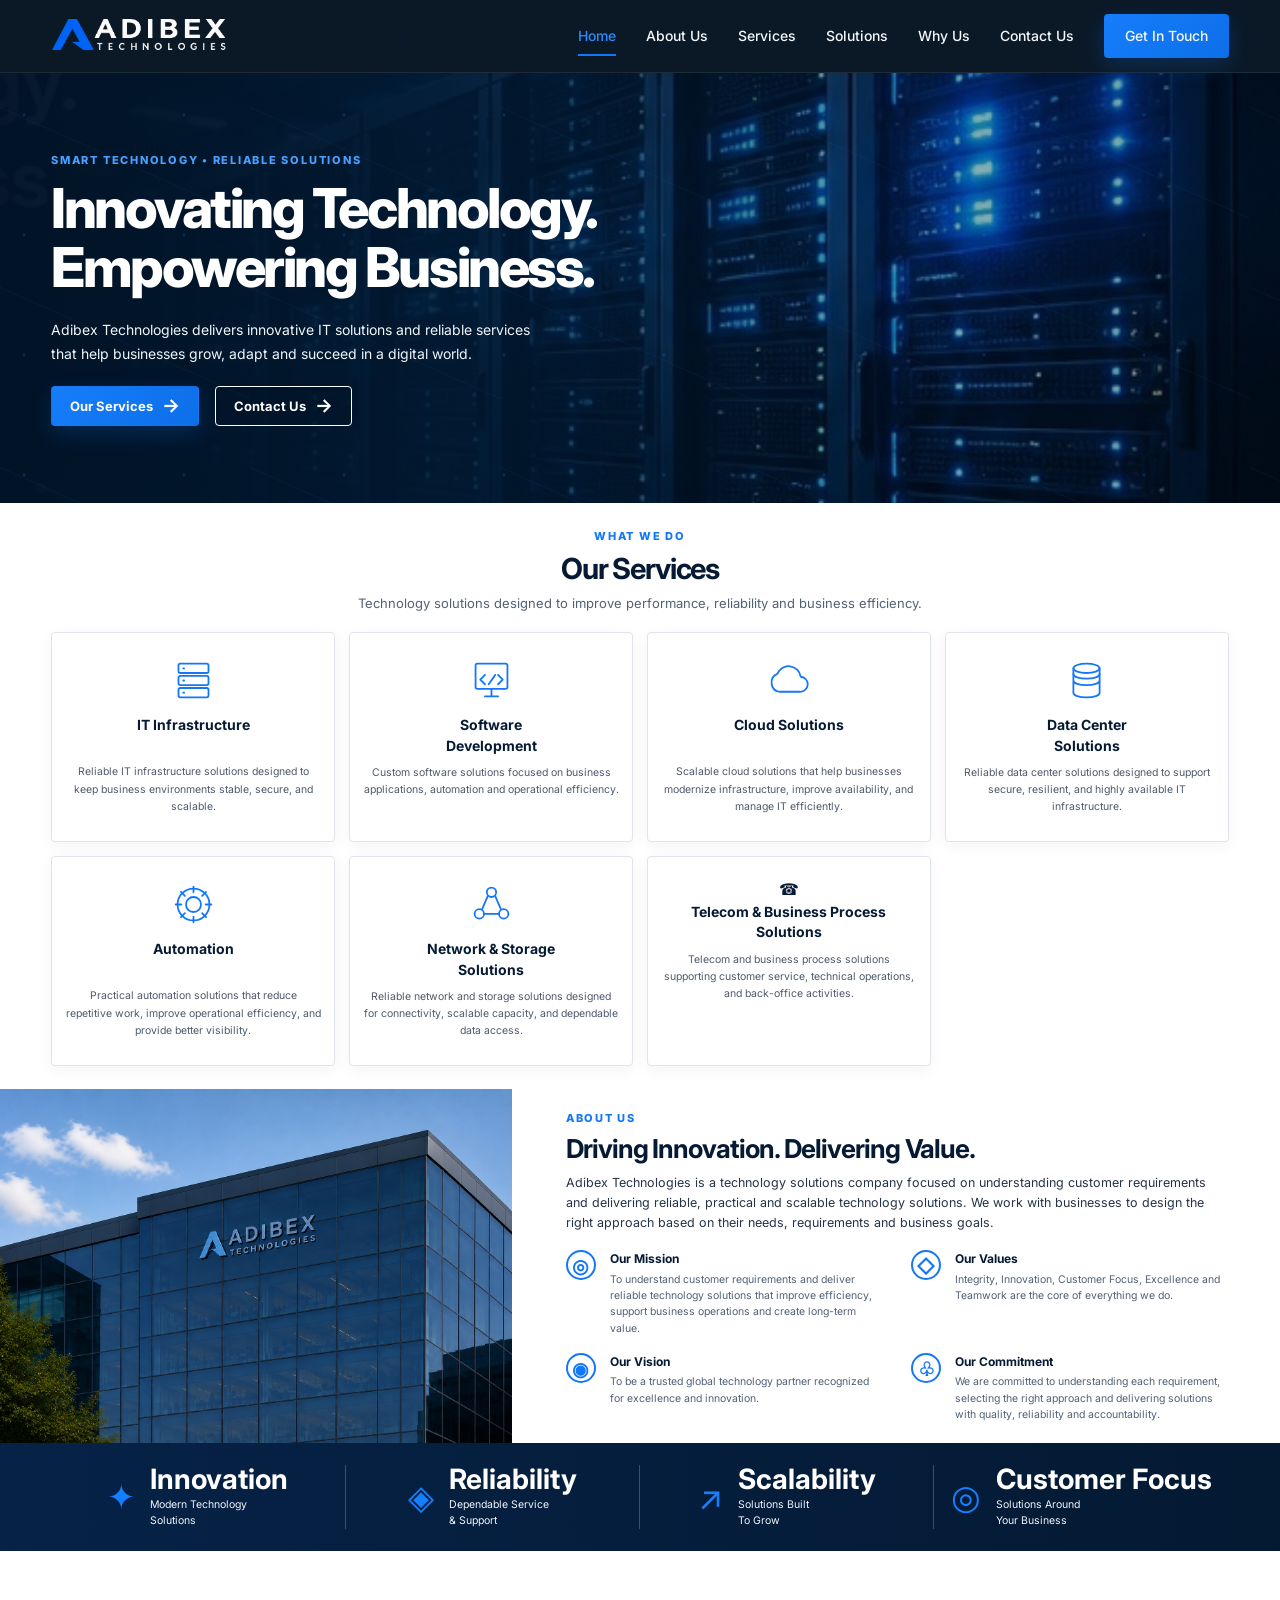
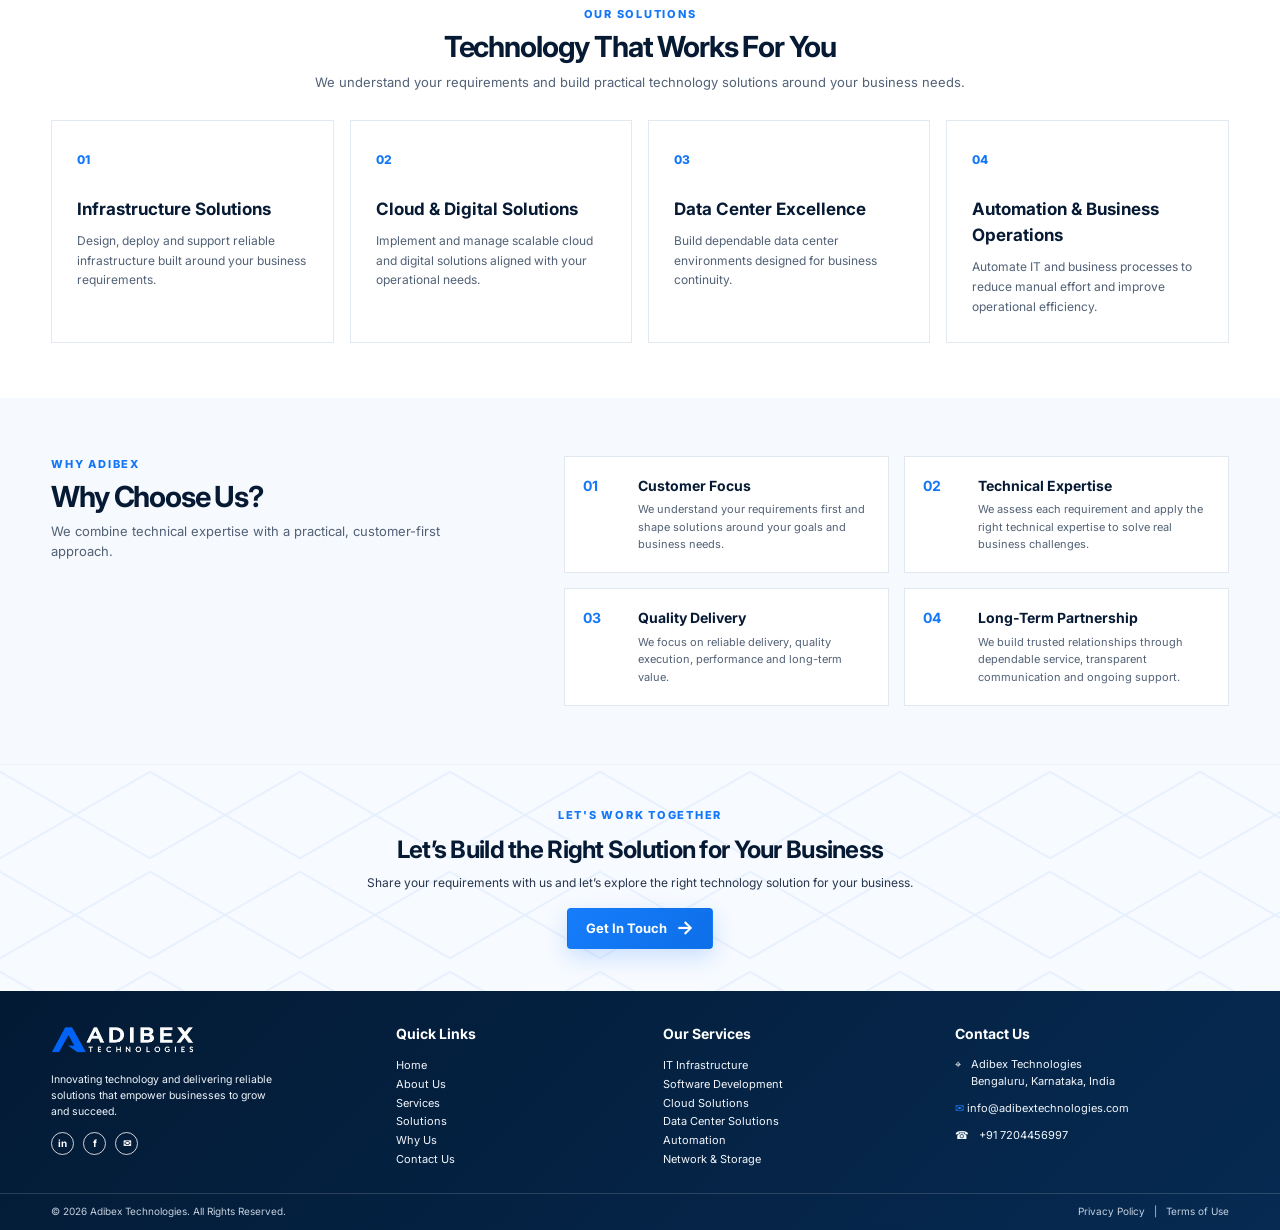
<file: index.html>
<!DOCTYPE html>
<html lang="en">
<head>
  <meta charset="UTF-8">
  <meta name="viewport" content="width=device-width, initial-scale=1.0">
  <meta name="description" content="Adibex Technologies provides IT infrastructure, software development, cloud, data center, automation, network, storage and telecom solutions for businesses.">
  <title>Adibex Technologies | IT &amp; Technology Solutions</title>
  <link rel="stylesheet" href="style.css">
  <link rel="preconnect" href="https://fonts.googleapis.com">
  <link rel="preconnect" href="https://fonts.gstatic.com" crossorigin>
  <link href="https://fonts.googleapis.com/css2?family=Inter:wght@400;500;600;700;800&display=swap" rel="stylesheet">
  <link rel="icon" type="image/png" href="images/favicon.PNG">
</head>
<body>
  <header class="site-header" id="top">
    <nav class="nav container">
      <a class="brand" href="#home" aria-label="Adibex Technologies home">
        <img src="images/logo.PNG" alt="Adibex Technologies">
      </a>

      <button class="menu-toggle" aria-label="Open navigation" aria-expanded="false">
        <span></span><span></span><span></span>
      </button>f

      <div class="nav-links" id="navLinks">
        <a href="#home" class="active">Home</a>
        <a href="#about">About Us</a>
        <a href="#services">Services</a>
        <a href="#solutions">Solutions</a>
        <a href="#why-us">Why Us</a>
        <a href="#contact">Contact Us</a>
        <a href="#contact" class="nav-cta">Get In Touch</a>
      </div>
    </nav>
  </header>

  <main>
    <!-- HERO -->
    <section class="hero" id="home">
      <div class="hero-bg"></div>
      <div class="hero-overlay"></div>
      <div class="hero-network"></div>

      <div class="container hero-inner">
        <div class="hero-copy reveal">
          <p class="eyebrow">SMART TECHNOLOGY • RELIABLE SOLUTIONS</p>
          <h1>Innovating Technology.<br><span>Empowering Business.</span></h1>
          <p class="hero-description">
            Adibex Technologies delivers innovative IT solutions and reliable services
            that help businesses grow, adapt and succeed in a digital world.
          </p>
          <div class="hero-actions">
            <a class="btn btn-primary" href="#services">Our Services <span>→</span></a>
            <a class="btn btn-outline" href="#contact">Contact Us <span>→</span></a>
          </div>
        </div>
      </div>
    </section>

    <!-- SERVICES -->
    <section class="services section-light" id="services">
      <div class="container">
        <div class="section-title centered reveal">
          <p class="eyebrow blue">WHAT WE DO</p>
          <h2>Our Services</h2>
          <p>Technology solutions designed to improve performance, reliability and business efficiency.</p>
        </div>

        <div class="service-grid">
          <article class="service-card reveal" data-service="infrastructure" role="button" tabindex="0">
            <div class="icon-box">
              <svg viewBox="0 0 48 48" aria-hidden="true"><rect x="8" y="6" width="32" height="10" rx="2"/><rect x="8" y="19" width="32" height="10" rx="2"/><rect x="8" y="32" width="32" height="10" rx="2"/><path d="M13 11h1M13 24h1M13 37h1"/></svg>
            </div>
            <h3>IT Infrastructure</h3>
            <p>Reliable IT infrastructure solutions designed to keep business environments stable, secure, and scalable.</p>
          </article>

          <article class="service-card reveal" data-service="software" role="button" tabindex="0">
            <div class="icon-box">
              <svg viewBox="0 0 48 48" aria-hidden="true"><rect x="7" y="6" width="34" height="27" rx="2"/><path d="M17 41h14M24 33v8M17 18l-5 5 5 5M31 18l5 5-5 5M28 18l-7 10"/></svg>
            </div>
            <h3>Software<br>Development</h3>
            <p>Custom software solutions focused on business applications, automation and operational efficiency.</p>
          </article>

          <article class="service-card reveal" data-service="cloud" role="button" tabindex="0">
            <div class="icon-box">
              <svg viewBox="0 0 48 48" aria-hidden="true"><path d="M14 36h22a8 8 0 0 0 1-16 13 13 0 0 0-25-3 10 10 0 0 0 2 19Z"/></svg>
            </div>
            <h3>Cloud Solutions</h3>
            <p>Scalable cloud solutions that help businesses modernize infrastructure, improve availability, and manage IT efficiently.</p>
          </article>

          <article class="service-card reveal" data-service="datacenter" role="button" tabindex="0">
            <div class="icon-box">
              <svg viewBox="0 0 48 48" aria-hidden="true"><ellipse cx="24" cy="11" rx="14" ry="5"/><path d="M10 11v13c0 3 6 5 14 5s14-2 14-5V11M10 24v13c0 3 6 5 14 5s14-2 14-5V24"/><path d="M10 17c0 3 6 5 14 5s14-2 14-5"/></svg>
            </div>
            <h3>Data Center<br>Solutions</h3>
            <p>Reliable data center solutions designed to support secure, resilient, and highly available IT infrastructure.</p>
          </article>

          <article class="service-card reveal" data-service="automation" role="button" tabindex="0">
            <div class="icon-box">
              <svg viewBox="0 0 48 48" aria-hidden="true"><path d="M24 5v6M24 37v6M5 24h6M37 24h6M10.6 10.6l4.2 4.2M33.2 33.2l4.2 4.2M37.4 10.6l-4.2 4.2M14.8 33.2l-4.2 4.2"/><circle cx="24" cy="24" r="8"/><circle cx="24" cy="24" r="17"/></svg>
            </div>
            <h3>Automation</h3>
            <p>Practical automation solutions that reduce repetitive work, improve operational efficiency, and provide better visibility.</p>
          </article>

          <article class="service-card reveal" data-service="network" role="button" tabindex="0">
            <div class="icon-box">
              <svg viewBox="0 0 48 48" aria-hidden="true"><circle cx="24" cy="11" r="5"/><circle cx="11" cy="34" r="5"/><circle cx="37" cy="34" r="5"/><path d="M20 15l-6 14M28 15l6 14M16 34h16"/></svg>
            </div>
            <h3>Network &amp; Storage<br>Solutions</h3>
            <p>Reliable network and storage solutions designed for connectivity, scalable capacity, and dependable data access.</p>
          </article>
          <article class="service-card reveal" data-service="telecom" role="button" tabindex="0">
            <div class="service-icon">
            <span>☎</span>
            </div>
            <h3>Telecom & Business Process Solutions</h3>
            <p>Telecom and business process solutions supporting customer service, technical operations, and back-office activities.</p>
          </article>
        </div>
      </div>
    </section>

    <!-- ABOUT -->
    <section class="about" id="about">
      <div class="about-image">
        <img src="images/building.PNG" alt="Adibex Technologies building">
      </div>

      <div class="about-content">
        <div class="about-inner reveal">
          <p class="eyebrow blue">ABOUT US</p>
          <h2>Driving Innovation. Delivering Value.</h2>
          <p class="about-lead">
  			Adibex Technologies is a technology solutions company focused on understanding
  			customer requirements and delivering reliable, practical and scalable technology
  			solutions. We work with businesses to design the right approach based on their
  			needs, requirements and business goals.
		  </p>

          <div class="values-grid">
            <div class="value">
              <div class="value-icon">◎</div>
              <div><h4>Our Mission</h4><p>To understand customer requirements and deliver reliable technology solutions that improve efficiency, support business operations and create long-term value.</p></div>
            </div>
            <div class="value">
              <div class="value-icon">◇</div>
              <div><h4>Our Values</h4><p>Integrity, Innovation, Customer Focus, Excellence and Teamwork are the core of everything we do.</p></div>
            </div>
            <div class="value">
              <div class="value-icon">◉</div>
              <div><h4>Our Vision</h4><p>To be a trusted global technology partner recognized for excellence and innovation.</p></div>
            </div>
            <div class="value">
              <div class="value-icon">♧</div>
              <div><h4>Our Commitment</h4><p>We are committed to understanding each requirement, selecting the right approach and delivering solutions with quality, reliability and accountability.</p></div>
            </div>
          </div>
        </div>
      </div>
    </section>

    <!-- STATS -->
<section class="stats-strip">
  <div class="container stats-grid">

    <div class="stat reveal">
      <div class="stat-icon">✦</div>
      <div>
        <strong>Innovation</strong>
        <span>Modern Technology<br>Solutions</span>
      </div>
    </div>

    <div class="stat reveal">
      <div class="stat-icon">◈</div>
      <div>
        <strong>Reliability</strong>
        <span>Dependable Service<br>&amp; Support</span>
      </div>
    </div>

    <div class="stat reveal">
      <div class="stat-icon">↗</div>
      <div>
        <strong>Scalability</strong>
        <span>Solutions Built<br>To Grow</span>
      </div>
    </div>

    <div class="stat reveal">
      <div class="stat-icon">◎</div>
      <div>
        <strong>Customer Focus</strong>
        <span>Solutions Around<br>Your Business</span>
      </div>
    </div>

  </div>
</section>

    <!-- SOLUTIONS -->
    <section class="solutions section-light" id="solutions">
      <div class="container">
        <div class="section-title centered reveal">
          <p class="eyebrow blue">OUR SOLUTIONS</p>
          <h2>Technology That Works For You</h2>
          <p>We understand your requirements and build practical technology solutions around your business needs.</p>
        </div>

        <div class="solution-grid">
          <article class="solution-card reveal">
            <span>01</span><h3>Infrastructure Solutions</h3>
			<p>Design, deploy and support reliable infrastructure built around your business requirements.</p>
          </article>
          <article class="solution-card reveal">
            <span>02</span><h3>Cloud &amp; Digital Solutions</h3>
			<p>Implement and manage scalable cloud and digital solutions aligned with your operational needs.</p>
          </article>
          <article class="solution-card reveal">
            <span>03</span><h3>Data Center Excellence</h3>
			<p>Build dependable data center environments designed for business continuity.</p>
          </article>
          <article class="solution-card reveal">
            <span>04</span><h3>Automation &amp; Business Operations</h3>
			<p>Automate IT and business processes to reduce manual effort and improve operational efficiency.</p>
          </article>
        </div>
      </div>
    </section>

    <!-- WHY US -->
    <section class="why-us" id="why-us">
      <div class="container why-inner">
        <div class="section-title reveal">
          <p class="eyebrow blue">WHY ADIBEX</p>
          <h2>Why Choose Us?</h2>
          <p>We combine technical expertise with a practical, customer-first approach.</p>
        </div>
        <div class="why-list">
          <div class="why-item reveal"><b>01</b><div><h3>Customer Focus</h3><p>We understand your requirements first and shape solutions around your goals and business needs.</p></div></div>
          <div class="why-item reveal"><b>02</b><div><h3>Technical Expertise</h3><p>We assess each requirement and apply the right technical expertise to solve real business challenges.</p></div></div>
          <div class="why-item reveal"><b>03</b><div><h3>Quality Delivery</h3><p>We focus on reliable delivery, quality execution, performance and long-term value.</p></div></div>
          <div class="why-item reveal"><b>04</b><div><h3>Long-Term Partnership</h3><p>We build trusted relationships through dependable service, transparent communication and ongoing support.</p></div></div>
        </div>
      </div>
    </section>

    <!-- CONTACT CTA -->
    <section class="contact-cta" id="contact">
      <div class="cta-pattern"></div>
      <div class="container cta-inner reveal">
        <p class="eyebrow blue">LET'S WORK TOGETHER</p>
        <h2>Let’s Build the Right Solution for Your Business</h2>
        <p>Share your requirements with us and let’s explore the right technology solution for your business.</p>
        <a class="btn btn-primary" href="mailto:info@adibextechnologies.com">Get In Touch <span>→</span></a>
      </div>
    </section>
    <!-- ENQUIRY FORM MODAL -->
<div class="enquiry-modal" id="enquiryModal" aria-hidden="true">
  <div class="enquiry-modal-overlay"></div>
  <div class="enquiry-modal-box"
       role="dialog"
       aria-modal="true"
       aria-labelledby="enquiryModalTitle">
    <button
      class="enquiry-modal-close"
      id="enquiryModalClose"
      type="button"
      aria-label="Close enquiry form">
      ×
    </button>
    <div class="enquiry-modal-content">
      <p class="eyebrow blue">GET IN TOUCH</p>
      <h2 id="enquiryModalTitle">Tell Us About Your Requirement</h2>
      <p class="enquiry-intro">
        Share your requirements with us and our team will get in touch
        with you to discuss the right solution for your business.
      </p>
      <div id="zf_div_14EysFbXN02ckjOoHonV6rkihUlZmTzVGPP2AS6r4x0">
</div>
<script type="text/javascript">
(function() {
	try{
		var f = document.createElement("iframe");
		
			var ifrmSrc = 'https://forms.zohopublic.in/adigopulabalajiadibextec1/form/AdibexTechnologiesWebsiteEnquiry/formperma/14EysFbXN02ckjOoHonV6rkihUlZmTzVGPP2AS6r4x0?zf_rszfm=1';
		
		
        try{
			if ( typeof ZFAdvLead != "undefined" && typeof zfutm_zfAdvLead != "undefined" ) {
				for( var prmIdx = 0 ; prmIdx < ZFAdvLead.utmPNameArr.length ; prmIdx ++ ) {
				    var utmPm = ZFAdvLead.utmPNameArr[ prmIdx ];
				    utmPm = ( ZFAdvLead.isSameDomian && ( ZFAdvLead.utmcustPNameArr.indexOf(utmPm) == -1 ) ) ? "zf_" + utmPm : utmPm;
				    var utmVal = zfutm_zfAdvLead.zfautm_gC_enc( ZFAdvLead.utmPNameArr[ prmIdx ] );
				    if ( typeof utmVal !== "undefined" ) {
				      if ( utmVal != "" ) {
				        if(ifrmSrc.indexOf('?') > 0){
				             ifrmSrc = ifrmSrc+'&'+utmPm+'='+utmVal;
				        }else{
				            ifrmSrc = ifrmSrc+'?'+utmPm+'='+utmVal;
				        }
				      }
				    }
				}
			}
			if ( typeof ZFLead !== "undefined" && typeof zfutm_zfLead !== "undefined" ) {
				for( var prmIdx = 0 ; prmIdx < ZFLead.utmPNameArr.length ; prmIdx ++ ) {
		        	var utmPm = ZFLead.utmPNameArr[ prmIdx ];
		        	var utmVal = zfutm_zfLead.zfutm_gC_enc( ZFLead.utmPNameArr[ prmIdx ] );
			        if ( typeof utmVal !== "undefined" ) {
			          if ( utmVal != "" ){
			            if(ifrmSrc.indexOf('?') > 0){
			              ifrmSrc = ifrmSrc+'&'+utmPm+'='+utmVal;//No I18N
			            }else{
			              ifrmSrc = ifrmSrc+'?'+utmPm+'='+utmVal;//No I18N
			            }
			          }
			        }
		      	}
			}
			if (!((new RegExp("[?&]referrername=")).test(ifrmSrc))) {
            var rfr = window.location.href;
            
            try { 
                rfr = window.self !== window.top ? 
                    window.top.location.href : 
                    (/^https?:\/\/[\w.-]+\.[a-zA-Z]{2,}/i.test(rfr) ? rfr : "");
            } catch (e) {}
            
            if (rfr && rfr !== "") {
                if (rfr.length > 1800) {
                    var queryIndex = rfr.indexOf('?');
                    if (queryIndex > -1) {
                        rfr = rfr.substring(0, queryIndex);
                    }
                    if (rfr.length > 1800) {
                        rfr = rfr.substring(0, 1800);
                    }
                }
                ifrmSrc += ((ifrmSrc.indexOf('?') > 0) ? '&' : '?') + 'referrername=' + encodeURIComponent(rfr);
            }
        }
		}catch(e){}
    
		f.src = ifrmSrc;
		f.style.border="none";
		f.style.height="923px";
		f.style.width="99%";
		f.style.transition="all 0.5s ease";
		f.setAttribute("aria-label", 'Adibex Technologies Website Enquiry');
		
		var d = document.getElementById("zf_div_14EysFbXN02ckjOoHonV6rkihUlZmTzVGPP2AS6r4x0");
		d.appendChild(f);
		window.addEventListener('message', function (){
			var evntData = event.data;
			if( evntData && evntData.constructor == String ){
				var zf_ifrm_data = evntData.split("|");
				if ( zf_ifrm_data.length == 2 || zf_ifrm_data.length == 3 ) {
					var zf_perma = zf_ifrm_data[0];
					var zf_ifrm_ht_nw = ( parseInt(zf_ifrm_data[1], 10) + 15 ) + "px";
					var iframe = document.getElementById("zf_div_14EysFbXN02ckjOoHonV6rkihUlZmTzVGPP2AS6r4x0").getElementsByTagName("iframe")[0];
					if ( (iframe.src).indexOf('formperma') > 0 && (iframe.src).indexOf(zf_perma) > 0 ) {
						var prevIframeHeight = iframe.style.height;
						var zf_tout = false;
						if( zf_ifrm_data.length == 3 ) {
						    iframe.scrollIntoView();
						    zf_tout = true;
						}

						if ( prevIframeHeight != zf_ifrm_ht_nw ) {
							if( zf_tout ) {
							    setTimeout(function(){
							        iframe.style.height = zf_ifrm_ht_nw;
							    },500);
							} else {
							    iframe.style.height = zf_ifrm_ht_nw;
							}
						}
					}
				}
			}
		}, false);
    }catch(e){}
	
	
})();
</script>		
    </div>
  </div>
</div>
    <!-- SERVICE MODAL -->
    <div class="service-modal" id="serviceModal" aria-hidden="true">
      <div class="service-modal-overlay">
        <div class="service-modal-box" role="dialog" aria-modal="true" aria-labelledby="serviceModalTitle">
          <button
            class="service-modal-close"
            id="serviceModalClose"
            aria-label="Close service details"
          >
            ×
          </button>
          <div class="service-modal-content">
            <p class="eyebrow blue">SERVICE DETAILS</p>
            <h2 id="serviceModalTitle">Service</h2>
            <p id="serviceModalIntro"></p>
            <div id="serviceDetailList" class="service-detail-list"></div>
            <div class="service-modal-footer">
              <a
                id="serviceQuoteButton"
                class="btn btn-primary"
                href="mailto:info@adibextechnologies.com"
              >
                Request a Quote <span>→</span>
              </a>
            </div>
          </div>
        </div>
      </div>
    </div>
  </main>
  
  <footer class="footer">
    <div class="container footer-grid">
      <div class="footer-company">
        <img src="images/logo.PNG" alt="Adibex Technologies">
        <p>Innovating technology and delivering reliable solutions that empower businesses to grow and succeed.</p>
        <div class="socials">
          <a href="#" aria-label="LinkedIn">in</a>
          <a href="#" aria-label="Facebook">f</a>
          <a href="mailto:info@adibextechnologies.com" aria-label="Email">✉</a>
        </div>
      </div>

      <div>
        <h3>Quick Links</h3>
        <a href="#home">Home</a><a href="#about">About Us</a><a href="#services">Services</a>
        <a href="#solutions">Solutions</a><a href="#why-us">Why Us</a><a href="#contact">Contact Us</a>
      </div>

      <div>
        <h3>Our Services</h3>
        <a href="#services">IT Infrastructure</a><a href="#services">Software Development</a>
        <a href="#services">Cloud Solutions</a><a href="#services">Data Center Solutions</a>
        <a href="#services">Automation</a><a href="#services">Network &amp; Storage</a>
      </div>

      <div>
        <h3>Contact Us</h3>
        <p class="contact-line">⌖ <span>Adibex Technologies<br>Bengaluru, Karnataka, India</span></p>
        <a class="contact-line" href="mailto:info@adibextechnologies.com">✉ <span>info@adibextechnologies.com</span></a>
        <p class="contact-line">☎ <span>+91 7204456997</span></p>
      </div>
    </div>

    <div class="footer-bottom">
  <div class="container">
    <span>© <span id="year"></span> Adibex Technologies. All Rights Reserved.</span>
  <span>
  <a href="privacy-policy.html">Privacy Policy</a>
  &nbsp; | &nbsp;
  <a href="terms-of-use.html">Terms of Use</a>
  </span>
  </div>
  </div>
  </footer>

  <script src="script.js"></script>
</body>
</html>
</file>
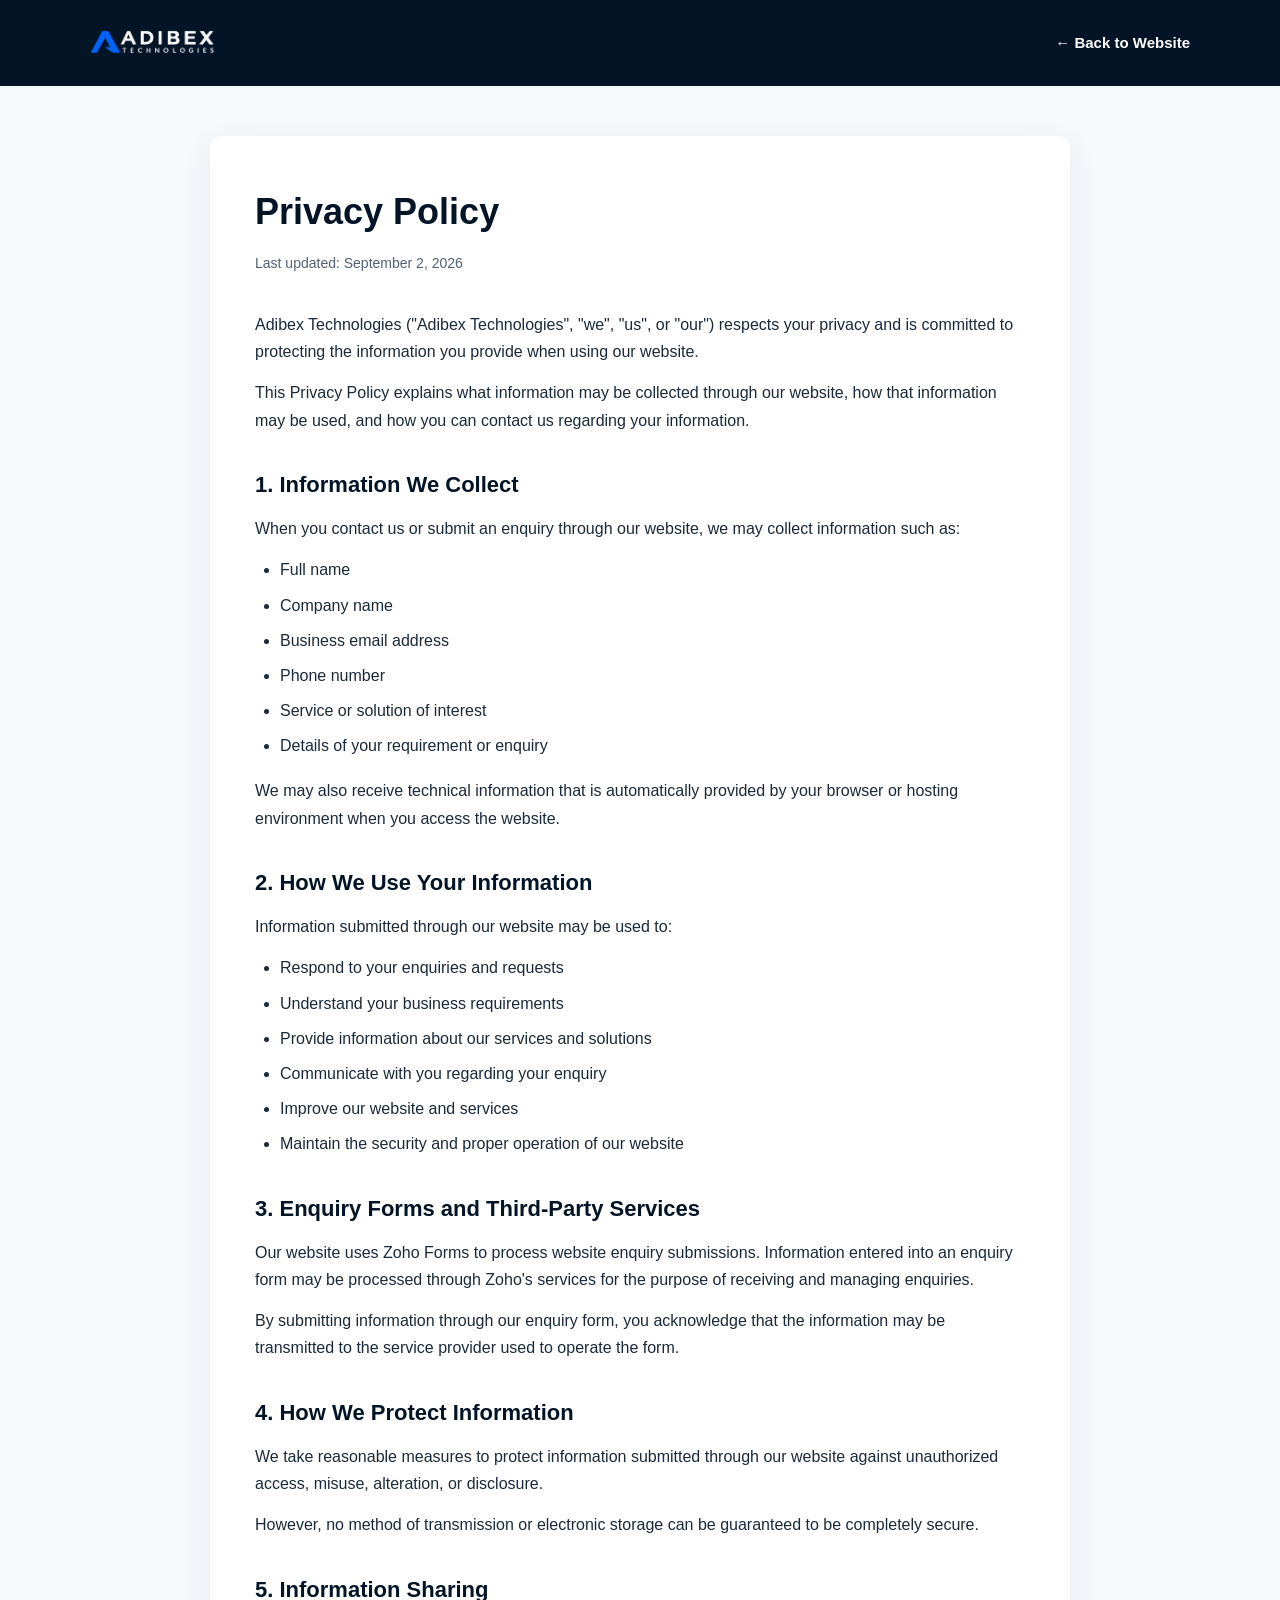
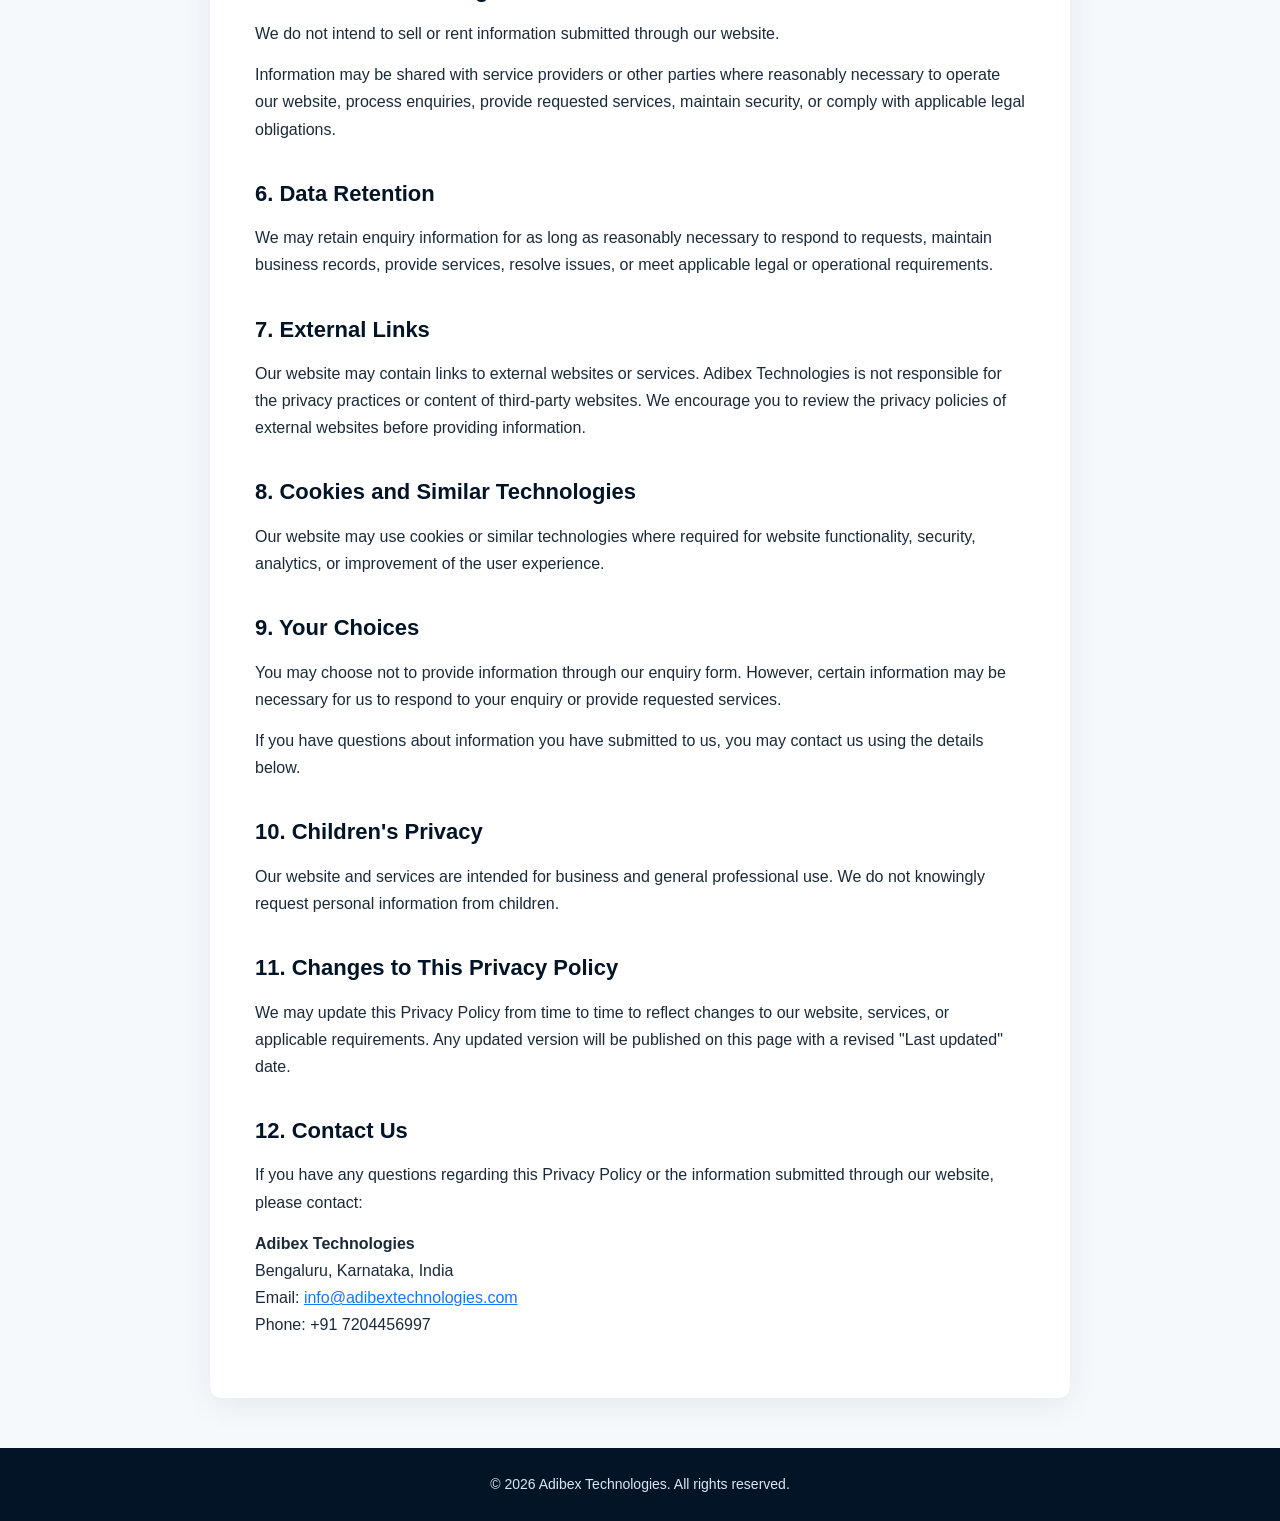
<file: privacy-policy.html>
<!DOCTYPE html>
<html lang="en">
<head>
  <meta charset="UTF-8">
  <meta name="viewport" content="width=device-width, initial-scale=1.0">

  <meta name="description" content="Privacy Policy for Adibex Technologies. Learn how Adibex Technologies collects, uses and protects information submitted through its website.">

  <title>Privacy Policy | Adibex Technologies</title>

  <style>
    :root {
      --blue: #1477f9;
      --navy: #031426;
      --text: #1b2a3a;
      --muted: #526176;
      --line: #e3e9f1;
      --white: #ffffff;
      --bg: #f6f9fc;
    }

    * {
      box-sizing: border-box;
      margin: 0;
      padding: 0;
    }

    body {
      font-family: Arial, Helvetica, sans-serif;
      background: var(--bg);
      color: var(--text);
      line-height: 1.7;
    }

    header {
      background: var(--navy);
      padding: 22px 20px;
    }

    .header-inner {
      max-width: 1100px;
      margin: auto;
      display: flex;
      align-items: center;
      justify-content: space-between;
      gap: 20px;
    }

    .logo {
      height: 42px;
      width: auto;
      display: block;
    }

    .back-link {
      color: var(--white);
      text-decoration: none;
      font-size: 15px;
      font-weight: 600;
    }

    .back-link:hover {
      color: var(--blue);
    }

    .page {
      max-width: 900px;
      margin: 50px auto;
      padding: 0 20px;
    }

    .policy-card {
      background: var(--white);
      padding: 45px;
      border-radius: 12px;
      box-shadow: 0 8px 30px rgba(3, 20, 38, 0.07);
    }

    h1 {
      color: var(--navy);
      font-size: 36px;
      margin-bottom: 10px;
    }

    .updated {
      color: var(--muted);
      font-size: 14px;
      margin-bottom: 35px;
    }

    h2 {
      color: var(--navy);
      font-size: 22px;
      margin-top: 32px;
      margin-bottom: 12px;
    }

    p {
      margin-bottom: 14px;
    }

    ul {
      margin: 10px 0 18px 25px;
    }

    li {
      margin-bottom: 8px;
    }

    a {
      color: var(--blue);
    }

    footer {
      background: var(--navy);
      color: #dbe7f5;
      text-align: center;
      padding: 25px 20px;
      margin-top: 50px;
      font-size: 14px;
    }

    @media (max-width: 600px) {
      .page {
        margin: 30px auto;
      }

      .policy-card {
        padding: 28px 22px;
      }

      h1 {
        font-size: 29px;
      }

      h2 {
        font-size: 20px;
      }

      .header-inner {
        align-items: flex-start;
      }

      .logo {
        max-width: 180px;
        height: auto;
      }
    }
  </style>
</head>

<body>

  <header>
    <div class="header-inner">
      <a href="index.html">
        <img
          src="images/logo.PNG"
          alt="Adibex Technologies"
          class="logo"
        >
      </a>

      <a href="index.html" class="back-link">← Back to Website</a>
    </div>
  </header>

  <main class="page">
    <article class="policy-card">

      <h1>Privacy Policy</h1>

      <p class="updated">
        Last updated: September 2, 2026
      </p>

      <p>
        Adibex Technologies ("Adibex Technologies", "we", "us", or "our")
        respects your privacy and is committed to protecting the information
        you provide when using our website.
      </p>

      <p>
        This Privacy Policy explains what information may be collected through
        our website, how that information may be used, and how you can contact
        us regarding your information.
      </p>

      <h2>1. Information We Collect</h2>

      <p>
        When you contact us or submit an enquiry through our website, we may
        collect information such as:
      </p>

      <ul>
        <li>Full name</li>
        <li>Company name</li>
        <li>Business email address</li>
        <li>Phone number</li>
        <li>Service or solution of interest</li>
        <li>Details of your requirement or enquiry</li>
      </ul>

      <p>
        We may also receive technical information that is automatically
        provided by your browser or hosting environment when you access the
        website.
      </p>

      <h2>2. How We Use Your Information</h2>

      <p>
        Information submitted through our website may be used to:
      </p>

      <ul>
        <li>Respond to your enquiries and requests</li>
        <li>Understand your business requirements</li>
        <li>Provide information about our services and solutions</li>
        <li>Communicate with you regarding your enquiry</li>
        <li>Improve our website and services</li>
        <li>Maintain the security and proper operation of our website</li>
      </ul>

      <h2>3. Enquiry Forms and Third-Party Services</h2>

      <p>
        Our website uses Zoho Forms to process website enquiry submissions.
        Information entered into an enquiry form may be processed through
        Zoho's services for the purpose of receiving and managing enquiries.
      </p>

      <p>
        By submitting information through our enquiry form, you acknowledge
        that the information may be transmitted to the service provider used
        to operate the form.
      </p>

      <h2>4. How We Protect Information</h2>

      <p>
        We take reasonable measures to protect information submitted through
        our website against unauthorized access, misuse, alteration, or
        disclosure.
      </p>

      <p>
        However, no method of transmission or electronic storage can be
        guaranteed to be completely secure.
      </p>

      <h2>5. Information Sharing</h2>

      <p>
        We do not intend to sell or rent information submitted through our
        website.
      </p>

      <p>
        Information may be shared with service providers or other parties
        where reasonably necessary to operate our website, process enquiries,
        provide requested services, maintain security, or comply with
        applicable legal obligations.
      </p>

      <h2>6. Data Retention</h2>

      <p>
        We may retain enquiry information for as long as reasonably necessary
        to respond to requests, maintain business records, provide services,
        resolve issues, or meet applicable legal or operational requirements.
      </p>

      <h2>7. External Links</h2>

      <p>
        Our website may contain links to external websites or services.
        Adibex Technologies is not responsible for the privacy practices or
        content of third-party websites. We encourage you to review the
        privacy policies of external websites before providing information.
      </p>

      <h2>8. Cookies and Similar Technologies</h2>

      <p>
        Our website may use cookies or similar technologies where required
        for website functionality, security, analytics, or improvement of the
        user experience.
      </p>

      <h2>9. Your Choices</h2>

      <p>
        You may choose not to provide information through our enquiry form.
        However, certain information may be necessary for us to respond to
        your enquiry or provide requested services.
      </p>

      <p>
        If you have questions about information you have submitted to us,
        you may contact us using the details below.
      </p>

      <h2>10. Children's Privacy</h2>

      <p>
        Our website and services are intended for business and general
        professional use. We do not knowingly request personal information
        from children.
      </p>

      <h2>11. Changes to This Privacy Policy</h2>

      <p>
        We may update this Privacy Policy from time to time to reflect changes
        to our website, services, or applicable requirements. Any updated
        version will be published on this page with a revised "Last updated"
        date.
      </p>

      <h2>12. Contact Us</h2>

      <p>
        If you have any questions regarding this Privacy Policy or the
        information submitted through our website, please contact:
      </p>

      <p>
        <strong>Adibex Technologies</strong><br>
        Bengaluru, Karnataka, India<br>
        Email:
        <a href="mailto:info@adibextechnologies.com">
          info@adibextechnologies.com
        </a><br>
        Phone: +91 7204456997
      </p>

    </article>
  </main>

  <footer>
    © 2026 Adibex Technologies. All rights reserved.
  </footer>

</body>
</html>
</file>
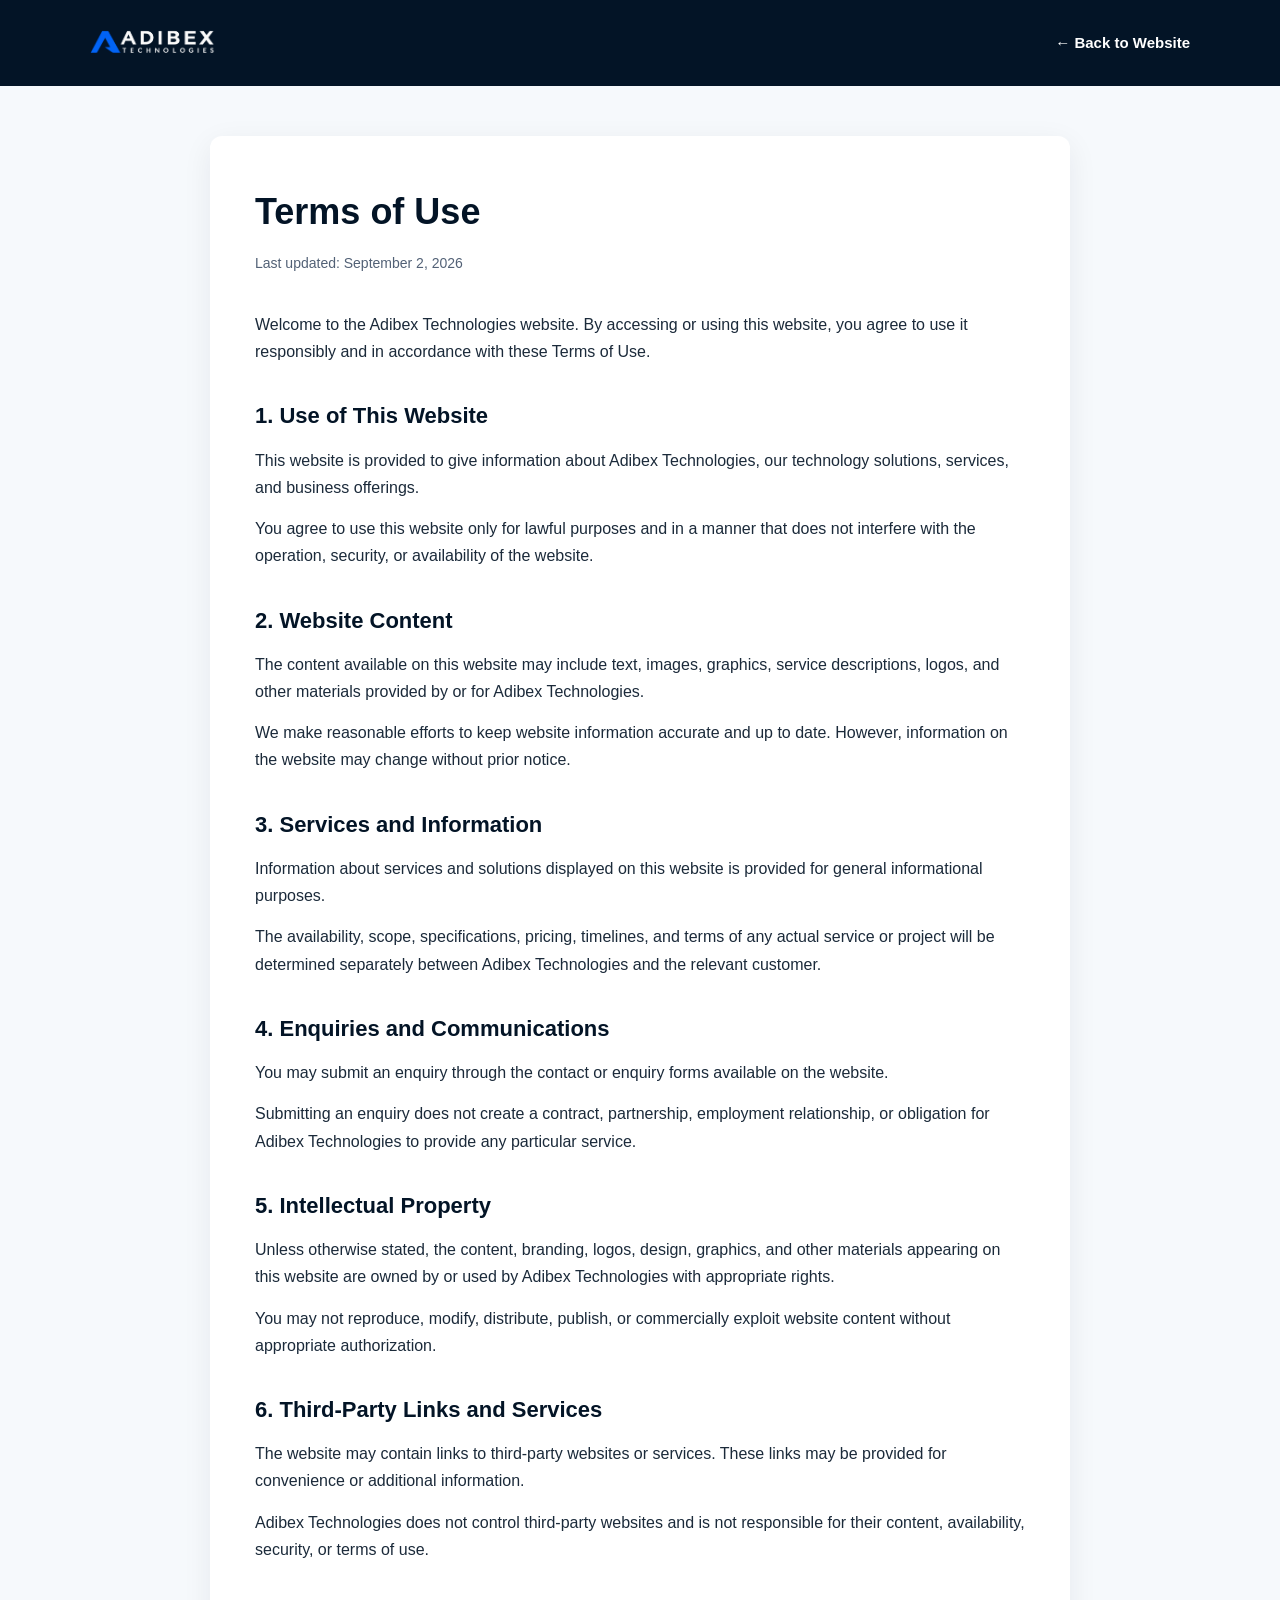
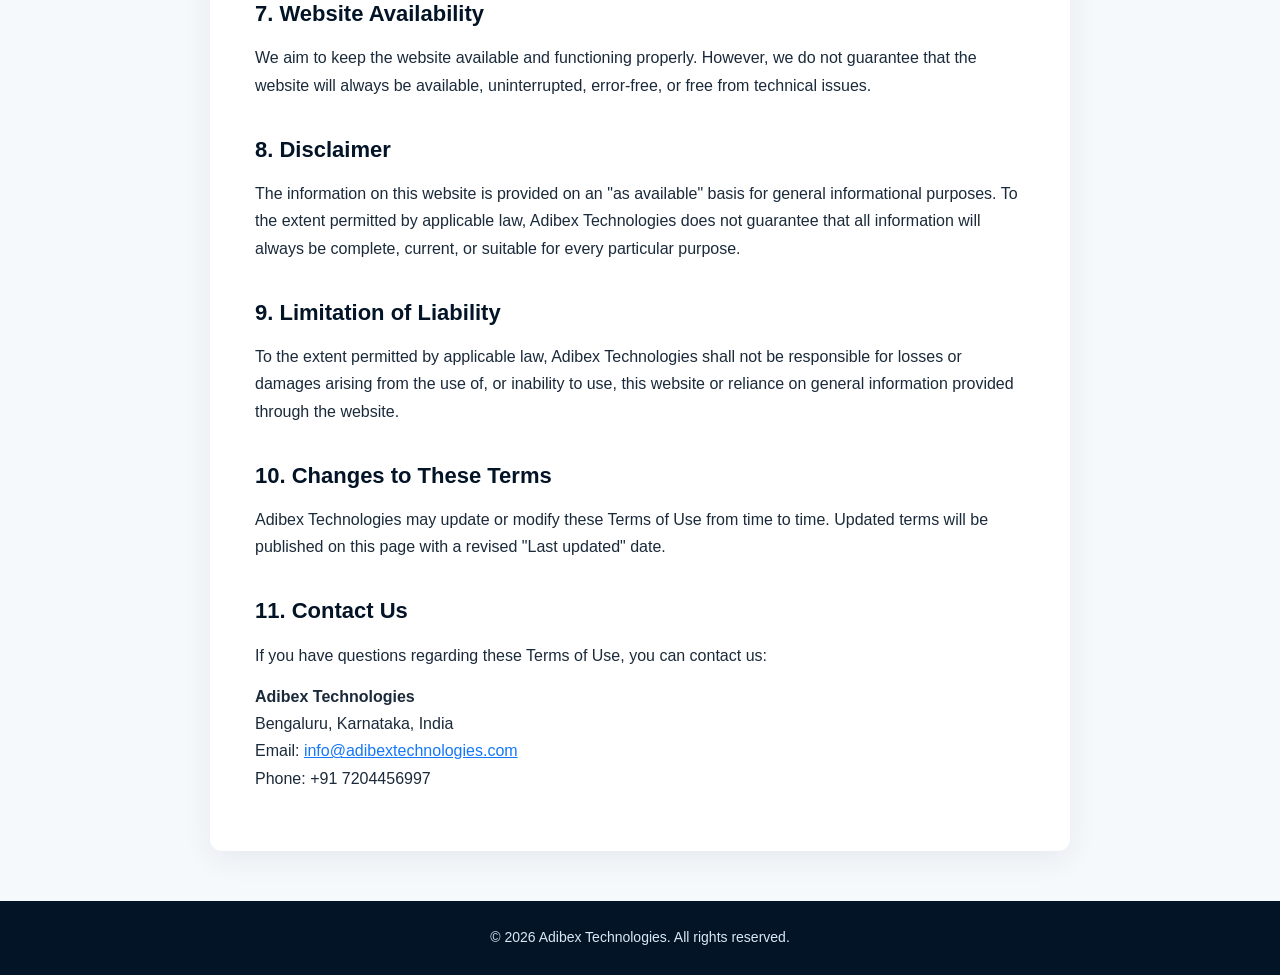
<file: terms-of-use.html>
<!DOCTYPE html>
<html lang="en">
<head>
  <meta charset="UTF-8">
  <meta name="viewport" content="width=device-width, initial-scale=1.0">

  <meta name="description" content="Terms of Use for the Adibex Technologies website.">

  <title>Terms of Use | Adibex Technologies</title>

  <style>
    :root {
      --blue: #1477f9;
      --navy: #031426;
      --text: #1b2a3a;
      --muted: #526176;
      --bg: #f6f9fc;
      --white: #ffffff;
    }

    * {
      box-sizing: border-box;
      margin: 0;
      padding: 0;
    }

    body {
      font-family: Arial, Helvetica, sans-serif;
      background: var(--bg);
      color: var(--text);
      line-height: 1.7;
    }

    header {
      background: var(--navy);
      padding: 22px 20px;
    }

    .header-inner {
      max-width: 1100px;
      margin: auto;
      display: flex;
      align-items: center;
      justify-content: space-between;
      gap: 20px;
    }

    .logo {
      height: 42px;
      width: auto;
      display: block;
    }

    .back-link {
      color: var(--white);
      text-decoration: none;
      font-size: 15px;
      font-weight: 600;
    }

    .back-link:hover {
      color: var(--blue);
    }

    .page {
      max-width: 900px;
      margin: 50px auto;
      padding: 0 20px;
    }

    .terms-card {
      background: var(--white);
      padding: 45px;
      border-radius: 12px;
      box-shadow: 0 8px 30px rgba(3, 20, 38, 0.07);
    }

    h1 {
      color: var(--navy);
      font-size: 36px;
      margin-bottom: 10px;
    }

    .updated {
      color: var(--muted);
      font-size: 14px;
      margin-bottom: 35px;
    }

    h2 {
      color: var(--navy);
      font-size: 22px;
      margin-top: 32px;
      margin-bottom: 12px;
    }

    p {
      margin-bottom: 14px;
    }

    ul {
      margin: 10px 0 18px 25px;
    }

    li {
      margin-bottom: 8px;
    }

    a {
      color: var(--blue);
    }

    footer {
      background: var(--navy);
      color: #dbe7f5;
      text-align: center;
      padding: 25px 20px;
      margin-top: 50px;
      font-size: 14px;
    }

    @media (max-width: 600px) {
      .page {
        margin: 30px auto;
      }

      .terms-card {
        padding: 28px 22px;
      }

      h1 {
        font-size: 29px;
      }

      h2 {
        font-size: 20px;
      }

      .header-inner {
        align-items: flex-start;
      }

      .logo {
        max-width: 180px;
        height: auto;
      }
    }
  </style>
</head>

<body>

  <header>
    <div class="header-inner">
      <a href="index.html">
        <img
          src="images/logo.PNG"
          alt="Adibex Technologies"
          class="logo"
        >
      </a>

      <a href="index.html" class="back-link">← Back to Website</a>
    </div>
  </header>

  <main class="page">
    <article class="terms-card">

      <h1>Terms of Use</h1>

      <p class="updated">
        Last updated: September 2, 2026
      </p>

      <p>
        Welcome to the Adibex Technologies website. By accessing or using
        this website, you agree to use it responsibly and in accordance with
        these Terms of Use.
      </p>

      <h2>1. Use of This Website</h2>

      <p>
        This website is provided to give information about Adibex Technologies,
        our technology solutions, services, and business offerings.
      </p>

      <p>
        You agree to use this website only for lawful purposes and in a manner
        that does not interfere with the operation, security, or availability
        of the website.
      </p>

      <h2>2. Website Content</h2>

      <p>
        The content available on this website may include text, images,
        graphics, service descriptions, logos, and other materials provided
        by or for Adibex Technologies.
      </p>

      <p>
        We make reasonable efforts to keep website information accurate and
        up to date. However, information on the website may change without
        prior notice.
      </p>

      <h2>3. Services and Information</h2>

      <p>
        Information about services and solutions displayed on this website is
        provided for general informational purposes.
      </p>

      <p>
        The availability, scope, specifications, pricing, timelines, and
        terms of any actual service or project will be determined separately
        between Adibex Technologies and the relevant customer.
      </p>

      <h2>4. Enquiries and Communications</h2>

      <p>
        You may submit an enquiry through the contact or enquiry forms
        available on the website.
      </p>

      <p>
        Submitting an enquiry does not create a contract, partnership,
        employment relationship, or obligation for Adibex Technologies to
        provide any particular service.
      </p>

      <h2>5. Intellectual Property</h2>

      <p>
        Unless otherwise stated, the content, branding, logos, design,
        graphics, and other materials appearing on this website are owned by
        or used by Adibex Technologies with appropriate rights.
      </p>

      <p>
        You may not reproduce, modify, distribute, publish, or commercially
        exploit website content without appropriate authorization.
      </p>

      <h2>6. Third-Party Links and Services</h2>

      <p>
        The website may contain links to third-party websites or services.
        These links may be provided for convenience or additional information.
      </p>

      <p>
        Adibex Technologies does not control third-party websites and is not
        responsible for their content, availability, security, or terms of
        use.
      </p>

      <h2>7. Website Availability</h2>

      <p>
        We aim to keep the website available and functioning properly.
        However, we do not guarantee that the website will always be
        available, uninterrupted, error-free, or free from technical issues.
      </p>

      <h2>8. Disclaimer</h2>

      <p>
        The information on this website is provided on an "as available" basis
        for general informational purposes. To the extent permitted by
        applicable law, Adibex Technologies does not guarantee that all
        information will always be complete, current, or suitable for every
        particular purpose.
      </p>

      <h2>9. Limitation of Liability</h2>

      <p>
        To the extent permitted by applicable law, Adibex Technologies shall
        not be responsible for losses or damages arising from the use of, or
        inability to use, this website or reliance on general information
        provided through the website.
      </p>

      <h2>10. Changes to These Terms</h2>

      <p>
        Adibex Technologies may update or modify these Terms of Use from time
        to time. Updated terms will be published on this page with a revised
        "Last updated" date.
      </p>

      <h2>11. Contact Us</h2>

      <p>
        If you have questions regarding these Terms of Use, you can contact us:
      </p>

      <p>
        <strong>Adibex Technologies</strong><br>
        Bengaluru, Karnataka, India<br>
        Email:
        <a href="mailto:info@adibextechnologies.com">
          info@adibextechnologies.com
        </a><br>
        Phone: +91 7204456997
      </p>

    </article>
  </main>

  <footer>
    © 2026 Adibex Technologies. All rights reserved.
  </footer>

</body>
</html>
</file>
<file: style.css>
@import url('https://fonts.googleapis.com/css2?family=Inter:wght@400;500;600;700;800&display=swap');

:root{
  --blue:#1477f9;
  --blue2:#0867e8;
  --navy:#031426;
  --navy2:#061c36;
  --ink:#071a34;
  --muted:#526176;
  --line:#e3e9f1;
  --white:#fff;
}

*{box-sizing:border-box;margin:0;padding:0}
html{scroll-behavior:smooth;scroll-padding-top:78px}
body{font-family:Inter,Arial,sans-serif;color:var(--ink);background:#fff;line-height:1.55}
a{text-decoration:none;color:inherit}
img{max-width:100%;display:block}
.container{width:min(1180px,92%);margin:auto}

/* HEADER */
.site-header{position:sticky;top:0;z-index:100;background:rgba(2,16,31,.96);border-bottom:1px solid rgba(255,255,255,.08);backdrop-filter:blur(12px)}
.nav{min-height:70px;display:flex;align-items:center;justify-content:space-between}
.brand{width:178px;display:block}
.brand img{width:100%;height:54px;object-fit:cover;object-position:center;border-radius:1px}
.nav-links{display:flex;align-items:center;gap:30px;color:#f5f8fc;font-size:14px;font-weight:500}
.nav-links a{position:relative;padding:25px 0;transition:.2s}
.nav-links a:not(.nav-cta):hover,.nav-links a.active{color:#2d8bff}
.nav-links a:not(.nav-cta).active:after{content:"";position:absolute;left:0;right:0;bottom:16px;height:2px;background:var(--blue)}
.nav-cta{background:linear-gradient(135deg,#167dfb,#0d6fe8);padding:11px 21px!important;border-radius:4px;box-shadow:0 8px 22px rgba(20,119,249,.2)}
.nav-cta:hover{transform:translateY(-1px)}
.menu-toggle{display:none;background:transparent;border:0;width:42px;height:42px;cursor:pointer}
.menu-toggle span{display:block;width:23px;height:2px;background:#fff;margin:5px auto}

/* HERO */
.hero{height:430px;position:relative;overflow:hidden;background:#02162b}
.hero-bg{position:absolute;inset:0;background-image:url("images/hero-server.jpg");background-size:cover;background-position:center right;transform:scale(1.03)}
.hero-overlay{position:absolute;inset:0;background:linear-gradient(90deg,rgba(1,19,38,.98) 0%,rgba(1,25,49,.90) 35%,rgba(2,24,46,.35) 67%,rgba(1,13,28,.38) 100%)}
.hero-network{position:absolute;inset:0;opacity:.32;background-image:radial-gradient(circle at 15% 35%,rgba(26,137,255,.65) 0 1px,transparent 2px),linear-gradient(24deg,transparent 49.7%,rgba(39,139,255,.25) 50%,transparent 50.3%);background-size:160px 120px,250px 180px}
.hero-inner{height:100%;display:flex;align-items:center;position:relative;z-index:2}
.hero-copy{max-width:560px;color:#fff;margin-top:2px}
.eyebrow{font-size:11px;font-weight:800;letter-spacing:.16em;margin-bottom:10px}
.hero .eyebrow{color:#4aa0ff}
h1{font-size:clamp(38px,4.3vw,56px);line-height:1.08;letter-spacing:-.045em;font-weight:800}
h1 span{color:#fff}
.hero-description{max-width:480px;font-size:14px;line-height:1.65;margin:21px 0 21px;color:#f1f5fa}
.hero-actions{display:flex;gap:16px}
.btn{display:inline-flex;align-items:center;justify-content:center;gap:9px;min-height:38px;padding:9px 18px;border-radius:4px;font-size:13px;font-weight:700;transition:.2s;border:1px solid transparent}
.btn span{font-size:19px;line-height:0}
.btn-primary{background:linear-gradient(135deg,#167dfb,#0d6fe8);color:#fff;box-shadow:0 8px 22px rgba(20,119,249,.2)}
.btn-outline{color:#fff;border-color:#fff;background:rgba(0,0,0,.08)}
.btn:hover{transform:translateY(-2px)}

/* SHARED */
.section-light{background:#fff}
.section-title{max-width:720px}
.section-title.centered{text-align:center;margin:0 auto}
.section-title h2{font-size:29px;line-height:1.15;letter-spacing:-.04em;margin-bottom:8px}
.section-title p:last-child{font-size:13px;color:var(--muted)}
.blue{color:var(--blue);margin-bottom:7px}

/* SERVICES */
.services{padding:25px 0 23px}
.service-grid{display:grid;grid-template-columns:repeat(4,1fr);gap:14px;margin-top:19px}
.service-card{min-height:210px;border:1px solid #e0e5eb;border-radius:4px;padding:20px 13px 16px;text-align:center;background:#fff;box-shadow:0 4px 15px rgba(17,39,67,.05);transition:.25s}
.service-card:hover{transform:translateY(-5px);box-shadow:0 14px 30px rgba(17,39,67,.11);border-color:#bcd9fb}
.icon-box{height:54px;display:flex;justify-content:center;align-items:center;margin-bottom:8px}
.icon-box svg{width:45px;height:45px;fill:none;stroke:var(--blue);stroke-width:1.9;stroke-linecap:round;stroke-linejoin:round}
.service-card h3{font-size:14px;line-height:1.45;min-height:40px;margin-bottom:8px}
.service-card p{font-size:10.5px;line-height:1.65;color:#4e5a6b}

/* ABOUT */
.about{display:grid;grid-template-columns:40% 60%;min-height:310px}
.about-image{overflow:hidden;background:#dce8f5}
.about-image img{width:100%;height:100%;object-fit:cover;object-position:center}
.about-content{background:#fff}
.about-inner{padding:21px 7% 20px}
.about-inner h2{font-size:26px;line-height:1.15;letter-spacing:-.04em;margin-bottom:9px}
.about-lead{font-size:12.5px;line-height:1.6;color:#253348;max-width:690px}
.values-grid{display:grid;grid-template-columns:1fr 1fr;gap:16px 30px;margin-top:17px}
.value{display:grid;grid-template-columns:34px 1fr;gap:10px}
.value-icon{width:30px;height:30px;border:2px solid var(--blue);border-radius:50%;display:grid;place-items:center;color:var(--blue);font-size:19px;font-weight:700}
.value h4{font-size:12px;margin-bottom:3px}
.value p{font-size:10.5px;line-height:1.55;color:#526176}

/* STATS */
.stats-strip{background:linear-gradient(90deg,#062247,#041a33);color:#fff;padding:22px 0}
.stats-grid{display:grid;grid-template-columns:repeat(4,1fr)}
.stat{display:flex;justify-content:center;align-items:center;gap:15px;border-right:1px solid rgba(255,255,255,.22);min-height:64px}
.stat:last-child{border-right:0}
.stat-icon{font-size:34px;color:#1480ff;font-weight:400}
.stat strong{font-size:28px;line-height:1;display:block}
.stat span{display:block;font-size:10.5px;line-height:1.5;margin-top:4px;color:#f0f5fc}

/* SOLUTIONS */
.solutions{padding:55px 0}
.solution-grid{display:grid;grid-template-columns:repeat(4,1fr);gap:16px;margin-top:28px}
.solution-card{border:1px solid var(--line);padding:25px;min-height:175px;position:relative;background:#fff;transition:.25s}
.solution-card:hover{transform:translateY(-4px);box-shadow:0 14px 30px rgba(17,39,67,.08)}
.solution-card span{color:var(--blue);font-size:12px;font-weight:800}
.solution-card h3{font-size:17px;margin:25px 0 9px}
.solution-card p{font-size:12px;color:var(--muted);line-height:1.65}

/* WHY */
.why-us{background:#f6f9fd;padding:58px 0}
.why-inner{display:grid;grid-template-columns:.8fr 1.2fr;gap:70px;align-items:start}
.why-list{display:grid;grid-template-columns:1fr 1fr;gap:15px}
.why-item{display:grid;grid-template-columns:42px 1fr;gap:13px;border:1px solid #e2e8f0;background:#fff;padding:18px}
.why-item b{color:var(--blue);font-size:14px}
.why-item h3{font-size:14px;margin-bottom:5px}
.why-item p{font-size:11px;color:var(--muted);line-height:1.6}

/* CTA */
.contact-cta{position:relative;overflow:hidden;background:#f7faff;padding:42px 0;text-align:center;border-top:1px solid #edf2f7}
.cta-pattern{position:absolute;inset:0;opacity:.18;background-image:linear-gradient(30deg,transparent 49%,#8ebdf4 50%,transparent 51%),linear-gradient(150deg,transparent 49%,#8ebdf4 50%,transparent 51%);background-size:150px 100px}
.cta-inner{position:relative;z-index:1}
.cta-inner h2{font-size:24px;letter-spacing:-.03em;margin-bottom:6px}
.cta-inner>p:not(.eyebrow){font-size:12px;color:#26364c;margin-bottom:16px}

/* FOOTER */
.footer{background:linear-gradient(135deg,#031a34,#062a52);color:#fff}
.footer-grid{display:grid;grid-template-columns:1.15fr .85fr .95fr 1.05fr;gap:45px;padding:28px 0 25px}
.footer-company img{width:145px;height:45px;object-fit:cover;object-position:center;margin-bottom:8px}
.footer-company p{font-size:10.5px;line-height:1.55;color:#f0f5fb;max-width:235px}
.footer h3{font-size:14px;margin:4px 0 12px}
.footer-grid>div:not(.footer-company)>a{display:block;font-size:11px;line-height:1.7;color:#f2f6fb}
.socials{display:flex;gap:9px;margin-top:12px}
.socials a{width:23px;height:23px;border-radius:50%;border:1px solid rgba(255,255,255,.8);display:grid;place-items:center;font-size:10px;font-weight:700}
.contact-line{display:flex;gap:10px;font-size:11px;line-height:1.55;color:#f2f6fb;margin-bottom:9px}
.contact-line:first-letter{color:#1780ff}
.footer-bottom{border-top:1px solid rgba(255,255,255,.15);padding:10px 0;color:#c5d0de;font-size:10px}
.footer-bottom .container{display:flex;justify-content:space-between}

/* REVEAL */
.reveal{opacity:0;transform:translateY(18px);transition:opacity .7s ease,transform .7s ease}
.reveal.visible{opacity:1;transform:none}

/* RESPONSIVE */
@media(max-width:1050px){
  .nav-links{gap:19px}
  .service-grid{grid-template-columns:repeat(3,1fr)}
  .about{grid-template-columns:1fr 1.5fr}
}
@media(max-width:800px){
  .nav{min-height:64px}
  .brand{width:160px}
  .brand img{height:50px}
  .menu-toggle{display:block}
  .nav-links{position:absolute;left:4%;right:4%;top:65px;display:none;flex-direction:column;align-items:stretch;gap:0;padding:10px;background:#061a31;border:1px solid rgba(255,255,255,.12);border-radius:6px;box-shadow:0 18px 40px rgba(0,0,0,.25)}
  .nav-links.open{display:flex}
  .nav-links a{padding:12px 14px}
  .nav-links a:not(.nav-cta).active:after{display:none}
  .nav-cta{text-align:center;margin-top:5px}
  .hero{height:510px}
  .hero-overlay{background:linear-gradient(90deg,rgba(1,15,31,.98),rgba(1,20,39,.82))}
  .hero-copy{max-width:650px}
  .about{grid-template-columns:1fr}
  .about-image{height:300px}
  .stats-grid{grid-template-columns:1fr 1fr}
  .stat:nth-child(2){border-right:0}
  .stat{margin:5px 0}
  .solution-grid{grid-template-columns:1fr 1fr}
  .why-inner{grid-template-columns:1fr;gap:30px}
}
@media(max-width:560px){
  h1{font-size:40px}
  .hero{height:540px}
  .hero-actions{flex-direction:column;align-items:flex-start}
  .btn{min-width:145px}
  .services,.solutions,.why-us{padding:42px 0}
  .service-grid{grid-template-columns:1fr 1fr}
  .service-card{min-height:230px}
  .values-grid,.why-list,.solution-grid{grid-template-columns:1fr}
  .stats-grid{grid-template-columns:1fr}
  .stat{border-right:0;border-bottom:1px solid rgba(255,255,255,.16);padding:10px 0}
  .stat:last-child{border-bottom:0}
  .footer-grid{grid-template-columns:1fr 1fr;gap:25px}
  .footer-company{grid-column:1/-1}
  .footer-bottom .container{display:block}
  .footer-bottom .container span:last-child{display:block;margin-top:6px}
}
/* =========================================================
   SERVICE MODAL
   ========================================================= */
.service-card{
  cursor:pointer;
}
.service-modal{
  position:fixed;
  inset:0;
  z-index:9999;
  display:flex;
  align-items:center;
  justify-content:center;
  visibility:hidden;
  opacity:0;
  pointer-events:none;
  transition:opacity .25s ease, visibility .25s ease;
}
.service-modal.active{
  visibility:visible;
  opacity:1;
  pointer-events:auto;
}
.service-modal-overlay{
  position:absolute;
  inset:0;
  display:flex;
  align-items:center;
  justify-content:center;
  padding:20px;
  background:rgba(3,18,37,.72);
  backdrop-filter:blur(5px);
}
.service-modal-box{
  position:relative;
  z-index:2;
  width:min(760px,94vw);
  max-height:86vh;
  overflow-y:auto;
  background:#fff;
  border-radius:10px;
  box-shadow:0 25px 80px rgba(0,0,0,.35);
  transform:translateY(10px) scale(.98);
  transition:transform .25s ease;
}
.service-modal.active .service-modal-box{
  transform:translateY(0) scale(1);
}
.service-modal-content{
  padding:32px;
}
.service-modal-content h2{
  font-size:28px;
  line-height:1.2;
  margin-bottom:8px;
  color:var(--ink);
}
.service-modal-content > p:not(.eyebrow){
  font-size:13px;
  line-height:1.65;
  color:var(--muted);
  margin-bottom:22px;
}
.service-modal-close{
  position:absolute;
  top:14px;
  right:16px;
  width:36px;
  height:36px;
  border:0;
  border-radius:50%;
  background:#eef4fb;
  color:#17314f;
  font-size:25px;
  line-height:1;
  cursor:pointer;
  z-index:5;
  transition:.2s;
}
.service-modal-close:hover{
  background:#dcecff;
  transform:rotate(90deg);
}
.service-detail-list{
  display:grid;
  gap:12px;
}
.service-detail-item{
  display:grid;
  grid-template-columns:42px 1fr;
  gap:14px;
  padding:15px;
  border:1px solid #e3e9f1;
  border-radius:6px;
  background:#f9fbfe;
}
.service-detail-number{
  width:34px;
  height:34px;
  border-radius:50%;
  display:grid;
  place-items:center;
  background:#eaf3ff;
  color:var(--blue);
  font-size:11px;
  font-weight:800;
}
.service-detail-content h3{
  font-size:14px;
  line-height:1.4;
  margin-bottom:4px;
  color:var(--ink);
}
.service-detail-content p{
  font-size:11.5px;
  line-height:1.6;
  color:var(--muted);
}
.service-modal-footer{
  margin-top:24px;
  padding-top:18px;
  border-top:1px solid #e5ebf2;
}
.service-modal-footer .btn{
  min-width:160px;
}
/* MOBILE SERVICE MODAL */
@media(max-width:560px){
  .service-modal-overlay{
    padding:14px;
  }
  .service-modal-box{
    width:100%;
    max-height:90vh;
    border-radius:8px;
  }
  .service-modal-content{
    padding:25px 18px 20px;
  }
  .service-modal-content h2{
    font-size:23px;
    padding-right:35px;
  }
  .service-modal-content > p:not(.eyebrow){
    font-size:12px;
  }
  .service-detail-item{
    grid-template-columns:34px 1fr;
    gap:10px;
    padding:12px;
  }
  .service-detail-number{
    width:30px;
    height:30px;
    font-size:10px;
  }
  .service-detail-content h3{
    font-size:13px;
  }
  .service-detail-content p{
    font-size:11px;
  }
  .service-modal-close{
    top:10px;
    right:10px;
  }
}
/* =========================================================
   ENQUIRY FORM MODAL
   ========================================================= */

.enquiry-modal{
  position:fixed;
  inset:0;
  z-index:10000;
  display:flex;
  align-items:center;
  justify-content:center;
  visibility:hidden;
  opacity:0;
  pointer-events:none;
  transition:opacity .25s ease, visibility .25s ease;
}

.enquiry-modal.active{
  visibility:visible;
  opacity:1;
  pointer-events:auto;
}

.enquiry-modal-overlay{
  position:absolute;
  inset:0;
  background:rgba(3,18,37,.72);
  backdrop-filter:blur(5px);
}

.enquiry-modal-box{
  position:relative;
  z-index:2;
  width:min(760px,94vw);
  max-height:90vh;
  overflow-y:auto;
  background:#fff;
  border-radius:10px;
  box-shadow:0 25px 80px rgba(0,0,0,.35);
  transform:translateY(10px) scale(.98);
  transition:transform .25s ease;
}

.enquiry-modal.active .enquiry-modal-box{
  transform:translateY(0) scale(1);
}

.enquiry-modal-content{
  padding:32px;
}

.enquiry-modal-content h2{
  font-size:28px;
  line-height:1.2;
  letter-spacing:-.03em;
  margin-bottom:8px;
  color:var(--ink);
  padding-right:40px;
}

.enquiry-intro{
  font-size:13px;
  line-height:1.65;
  color:var(--muted);
  margin-bottom:24px;
}

.enquiry-modal-close{
  position:absolute;
  top:14px;
  right:16px;
  width:36px;
  height:36px;
  border:0;
  border-radius:50%;
  background:#eef4fb;
  color:#17314f;
  font-size:25px;
  line-height:1;
  cursor:pointer;
  z-index:5;
  transition:.2s;
}

.enquiry-modal-close:hover{
  background:#dcecff;
  transform:rotate(90deg);
}


/* FORM */

.enquiry-form-grid{
  display:grid;
  grid-template-columns:1fr 1fr;
  gap:17px 16px;
}

.form-group{
  display:flex;
  flex-direction:column;
}

.form-group.full-width{
  grid-column:1/-1;
}

.form-group label{
  font-size:11px;
  font-weight:700;
  color:var(--ink);
  margin-bottom:6px;
}

.form-group input,
.form-group select,
.form-group textarea{
  width:100%;
  border:1px solid #dce4ee;
  border-radius:5px;
  background:#fbfdff;
  color:var(--ink);
  font-family:Inter,Arial,sans-serif;
  font-size:12px;
  outline:none;
  transition:border-color .2s, box-shadow .2s, background .2s;
}

.form-group input,
.form-group select{
  height:42px;
  padding:0 12px;
}

.form-group textarea{
  min-height:115px;
  padding:11px 12px;
  resize:vertical;
  line-height:1.6;
}

.form-group input::placeholder,
.form-group textarea::placeholder{
  color:#9aa7b7;
}

.form-group input:focus,
.form-group select:focus,
.form-group textarea:focus{
  border-color:var(--blue);
  background:#fff;
  box-shadow:0 0 0 3px rgba(20,119,249,.09);
}


/* FORM FOOTER */

.enquiry-form-footer{
  display:flex;
  align-items:center;
  justify-content:space-between;
  gap:20px;
  margin-top:22px;
  padding-top:18px;
  border-top:1px solid #e5ebf2;
}

.enquiry-note{
  font-size:10.5px;
  line-height:1.5;
  color:var(--muted);
  max-width:360px;
}

.enquiry-form-footer .btn{
  min-width:155px;
  border:0;
  cursor:pointer;
}


/* MOBILE ENQUIRY MODAL */

@media(max-width:560px){

  .enquiry-modal{
    align-items:center;
  }

  .enquiry-modal-box{
    width:calc(100% - 28px);
    max-height:92vh;
    border-radius:8px;
  }

  .enquiry-modal-content{
    padding:25px 18px 20px;
  }

  .enquiry-modal-content h2{
    font-size:22px;
    padding-right:35px;
  }

  .enquiry-intro{
    font-size:12px;
    margin-bottom:20px;
  }

  .enquiry-modal-close{
    top:10px;
    right:10px;
  }

  .enquiry-form-grid{
    grid-template-columns:1fr;
    gap:14px;
  }

  .form-group.full-width{
    grid-column:auto;
  }

  .form-group input,
  .form-group select{
    height:44px;
  }

  .form-group textarea{
    min-height:110px;
  }

  .enquiry-form-footer{
    flex-direction:column;
    align-items:stretch;
    gap:14px;
  }

  .enquiry-note{
    max-width:none;
  }

  .enquiry-form-footer .btn{
    width:100%;
  }

}
</file>
